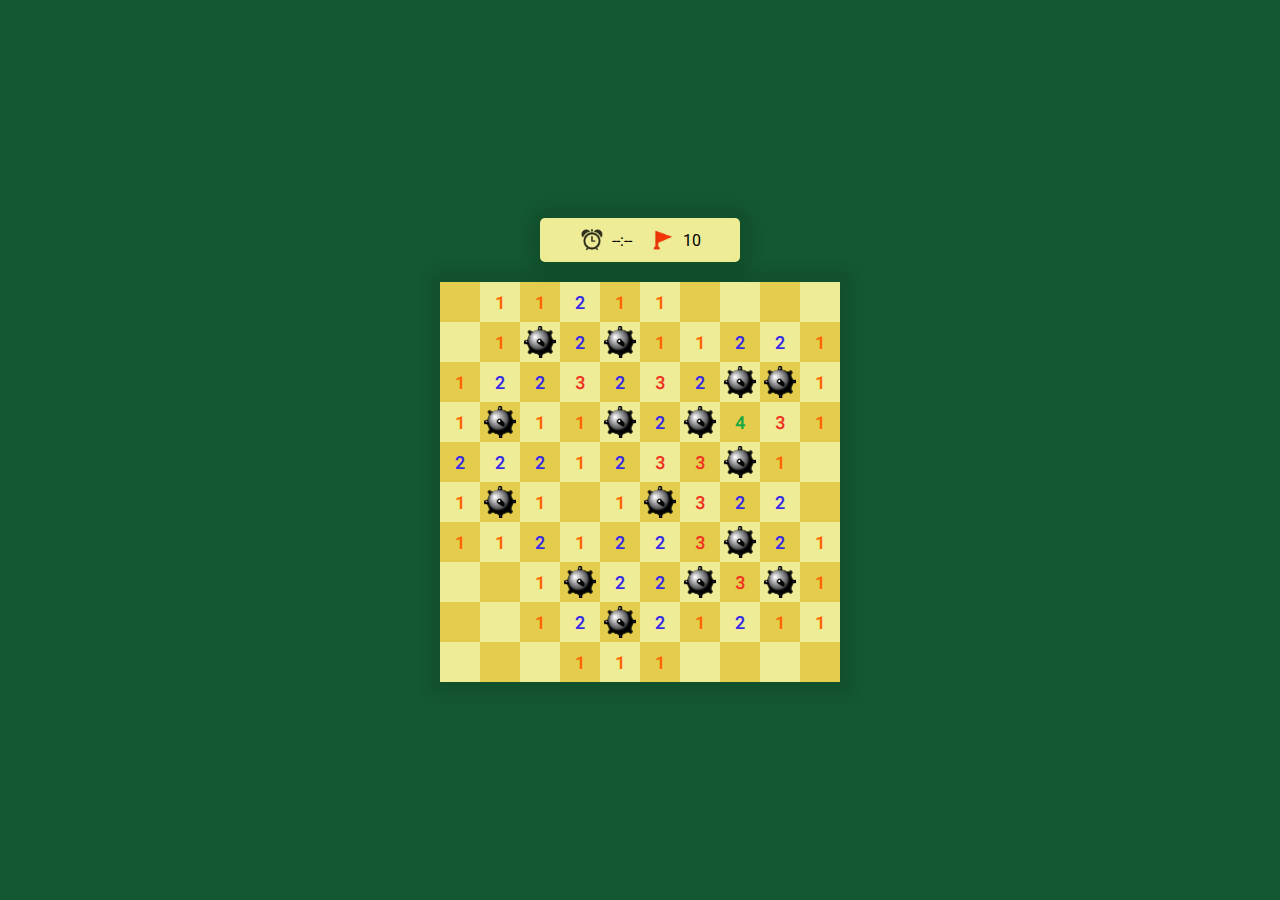
<file: index.html>
<!DOCTYPE html>
<html lang="en">
<head>
  <meta charset="UTF-8">
  <meta name="viewport" content="width=device-width, initial-scale=1.0">
  <title>Minesweeper</title>
  <link rel="preconnect" href="https://fonts.gstatic.com">
  <link href="https://fonts.googleapis.com/css2?family=Roboto+Mono:wght@700&family=Roboto:wght@300;400;500;700&display=swap" rel="stylesheet">
  <link rel="stylesheet" href="style.css">
</head>
<body>
  <aside class="score-indicator">
    <div class="time">
      <img src="img/time.png">
      --:--
    </div>
    <div class="flags">
      <img src="img/flag.png">
      10
    </div>
  </aside>

  <main class="board">  
    <div class="grid">
      <div class="row">
        <button class="box"></button>
        <button class="box"></button>
        <button class="box"></button>
        <button class="box"></button>
        <button class="box"></button>
        <button class="box"></button>
        <button class="box"></button>
        <button class="box"></button>
        <button class="box"></button>
        <button class="box"></button>
      </div>
      <div class="row">
        <button class="box"></button>
        <button class="box"></button>
        <div class="box uncovered has-indicator" data-mine-count="1"></div>
        <div class="box uncovered has-indicator" data-mine-count="2"></div>
        <div class="box uncovered has-indicator" data-mine-count="3"></div>
        <div class="box uncovered has-indicator" data-mine-count="4"></div>
        <div class="box uncovered has-indicator" data-mine-count="5"></div>
        <div class="box uncovered has-indicator" data-mine-count="6"></div>
        <div class="box uncovered has-indicator" data-mine-count="7"></div>
        <div class="box uncovered has-indicator" data-mine-count="8"></div>
      </div>
      <div class="row">
        <div class="box uncovered"></div>
        <div class="box uncovered"></div>
        <div class="box uncovered"></div>
        <div class="box uncovered"></div>
        <div class="box uncovered"></div>
        <div class="box uncovered"></div>
        <div class="box uncovered"></div>
        <div class="box uncovered"></div>
        <div class="box uncovered"></div>
        <div class="box uncovered"></div>
      </div>
      <div class="row">
        <button class="box"></button>
        <button class="box"></button>
        <button class="box flagged"></button>
        <button class="box flagged"></button>
        <button class="box flagged"></button>
        <button class="box"></button>
        <button class="box"></button>
        <button class="box"></button>
        <button class="box"></button>
        <button class="box"></button>
      </div>
      <div class="row">
        <button class="box"></button>
        <button class="box"></button>
        <div class="box uncovered mined"></div>
        <button class="box"></button>
        <button class="box"></button>
        <button class="box"></button>
        <button class="box"></button>
        <button class="box"></button>
        <button class="box"></button>
        <button class="box"></button>
      </div>
      <div class="row">
        <button class="box"></button>
        <button class="box"></button>
        <button class="box"></button>
        <button class="box"></button>
        <button class="box"></button>
        <button class="box"></button>
        <button class="box"></button>
        <button class="box"></button>
        <button class="box"></button>
        <button class="box"></button>
      </div>
      <div class="row">
        <button class="box"></button>
        <button class="box"></button>
        <button class="box"></button>
        <button class="box"></button>
        <button class="box"></button>
        <button class="box"></button>
        <button class="box"></button>
        <button class="box"></button>
        <button class="box"></button>
        <button class="box"></button>
      </div>
      <div class="row">
        <button class="box"></button>
        <button class="box"></button>
        <button class="box"></button>
        <button class="box"></button>
        <button class="box"></button>
        <button class="box"></button>
        <button class="box"></button>
        <button class="box"></button>
        <button class="box"></button>
        <button class="box"></button>
      </div>
      <div class="row">
        <button class="box"></button>
        <button class="box"></button>
        <button class="box"></button>
        <button class="box"></button>
        <button class="box"></button>
        <button class="box"></button>
        <button class="box"></button>
        <button class="box"></button>
        <button class="box"></button>
        <button class="box"></button>
      </div>
      <div class="row">
        <button class="box"></button>
        <button class="box"></button>
        <button class="box"></button>
        <button class="box"></button>
        <button class="box"></button>
        <button class="box"></button>
        <button class="box"></button>
        <button class="box"></button>
        <button class="box"></button>
        <button class="box"></button>
      </div>
    </div>
  </main>

  <audio id="shovel">
    <source src="audio/shovel.mp3" type="audio/mpeg">
  </audio>

  <audio id="boom">
    <source src="audio/explosion.mp3" type="audio/mpeg">
  </audio>

  <script type="module" src="scripts/classes/GameBoard.js"></script>
  <script type="module" src="scripts/helpers/misc.js"></script>
  <script type="module" src="scripts/helpers/gameboard.js"></script>
  <script type="module" src="scripts/index.js"></script>
  
</body>
</html>
</file>
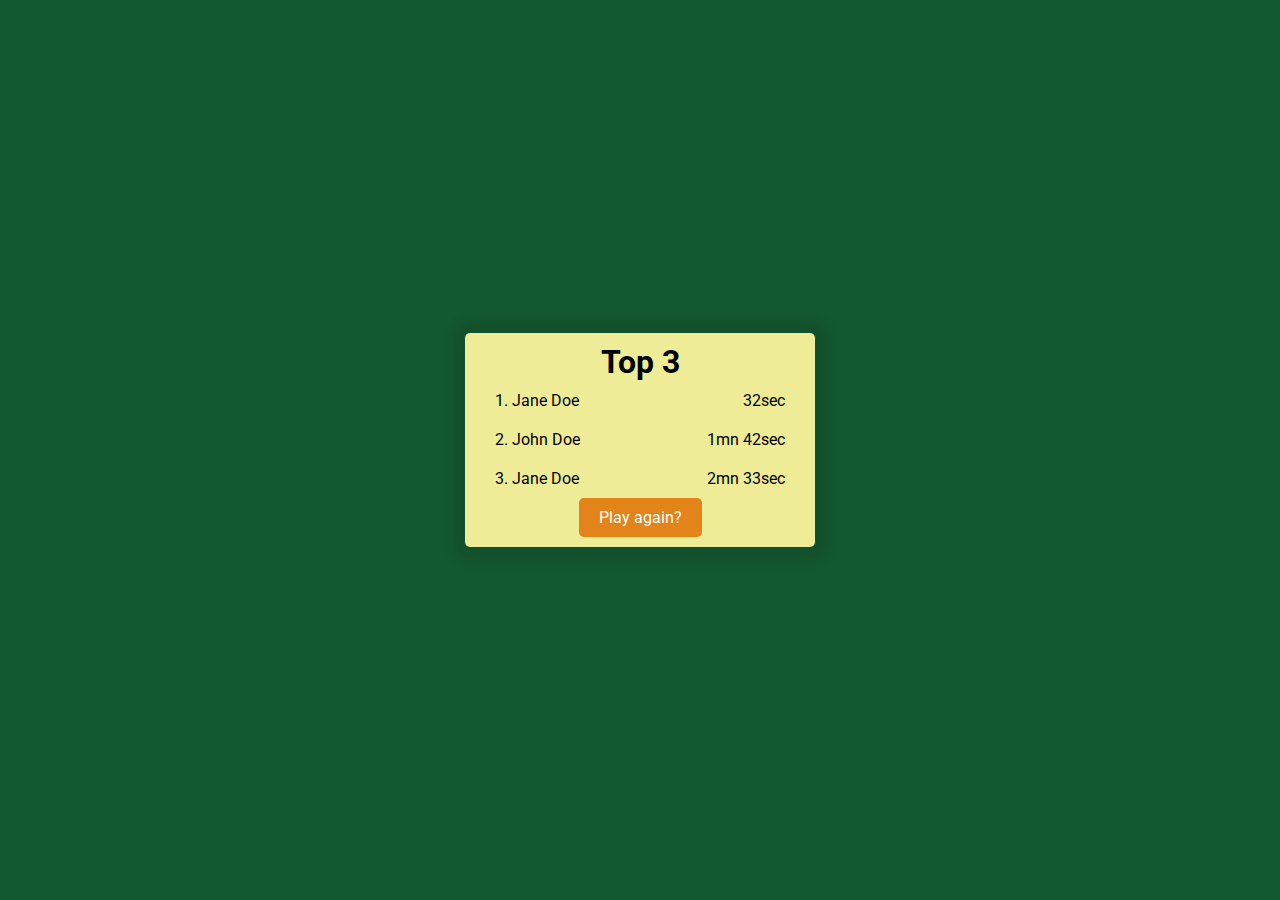
<file: highscores.html>
<!DOCTYPE html>
<html lang="en">
<head>
  <meta charset="UTF-8">
  <meta name="viewport" content="width=device-width, initial-scale=1.0">
  <title>Minesweeper</title>
  <link rel="preconnect" href="https://fonts.gstatic.com">
  <link href="https://fonts.googleapis.com/css2?family=Roboto+Mono:wght@700&family=Roboto:wght@300;400;500;700&display=swap" rel="stylesheet">
  <link rel="stylesheet" href="style.css">
</head>
<body>
  <section class="highscores">
    <h1>Top 3</h1>
    <ul>
      <li>1. Jane Doe <span class="time">32sec</span></li>
      <li>2. John Doe <span class="time">1mn 42sec</span></li>
      <li>3. Jane Doe <span class="time">2mn 33sec</span></li>
    </ul>
    <a href="index.html" class="btn">Play again?</a>
  </aside>
</body>
</html>
</file>
<file: style.css>
*,*:before,*:after {
  box-sizing: border-box;
  padding: 0;
  margin: 0;
}

body {
  height: 100vh;
  width: 100%;
  display: flex;
  flex-flow: column nowrap;
  align-items: center;
  justify-content: center;
  background-color: rgb(19, 88, 48);
}

ul {
  list-style-type: none;
}

.btn {
  color: white;
  background-color: rgb(226, 132, 25);
  border-radius: 5px;
  padding: 10px 20px;
  text-decoration: none;
}

.board {
  width: 400px;
  height: 400px;
  background-color: #fff;
}

.board, .score-indicator, .highscores {
  box-shadow: 1px 1px 13px 12px rgba(0,0,0,0.09);
}

.row {
  display: flex;
  flex-flow: row nowrap;
}

.box {
  width: 40px;
  height: 40px;
  background-color: #ccc;
  background-size: 80% 80%;
  background-position: center;
  background-repeat: no-repeat;
  border: none;
}

.row:nth-child(odd) .box:nth-child(odd), .row:nth-child(even) .box:nth-child(even) {
  background-color: rgb(22, 141, 42);
}
.row:nth-child(odd) .box:nth-child(even), .row:nth-child(even) .box:nth-child(odd) {
  background-color: rgb(51, 201, 76);
}

.row:nth-child(odd) .box.uncovered:nth-child(odd), .row:nth-child(even) .box.uncovered:nth-child(even) {
  background-color: rgb(228, 205, 76);
}
.row:nth-child(odd) .box.uncovered:nth-child(even), .row:nth-child(even) .box.uncovered:nth-child(odd) {
  background-color: rgb(238, 236, 150);
}

.box.uncovered {
  font-weight: 600;
  font-family: 'Roboto Mono', monospace;
}

.box.has-indicator {
  position: relative;
}

.box.has-indicator:before {
  width: 100%;
  height: 100%;
  position: absolute;
  top: 0;
  left: 0;
  right: 0;
  bottom: 0;

  font-size: 18px;

  display: flex;
  justify-content: center;
  align-items: center;

  content: attr(data-mine-count);
}

.has-indicator[data-mine-count="1"]:before { color: rgb(255, 102, 0); }
.has-indicator[data-mine-count="2"]:before { color: rgb(56, 43, 228); }
.has-indicator[data-mine-count="3"]:before { color: rgb(240, 54, 37); }
.has-indicator[data-mine-count="4"]:before { color: rgb(26, 167, 68); }
.has-indicator[data-mine-count="5"]:before { color: rgb(214, 35, 190); }
.has-indicator[data-mine-count="6"]:before { color: rgb(48, 202, 223); }
.has-indicator[data-mine-count="7"]:before { color: rgb(41, 27, 117); }
.has-indicator[data-mine-count="8"]:before { color: rgb(137, 143, 53); }

.box.flagged {
  background-image: url("img/flag.png");
}

.box.mined {
  background-image: url("img/mine.png");
}

.score-indicator, .highscores {
  width: 200px;
  background-color: rgb(238, 236, 150);
  margin-bottom: 20px;
  display: flex;
  flex-flow: row nowrap;
  font-family: Roboto, sans-serif;
  justify-content: space-around;
  align-items: stretch;

  padding: 10px 30px;

  border-radius: 5px;
}

.highscores {
  flex-flow: column nowrap;
  width: 350px;
  text-align: center;
  align-items: center;
}

.highscores ul {
  align-self: stretch;
}

.highscores li {
  display: flex;
  flex-flow: row nowrap;
  justify-content: space-between;
  padding: 10px 0;
}

.highscores li .time {
  text-align: right;
}

.score-indicator .time, .score-indicator .flags {
  display: flex;
  justify-content: center;
  align-items: center;
}

.score-indicator img {
  display: inline-block;
  width: 24px;
  height: 24px;
  object-fit: cover;

  margin-right: 8px;
}
</file>
